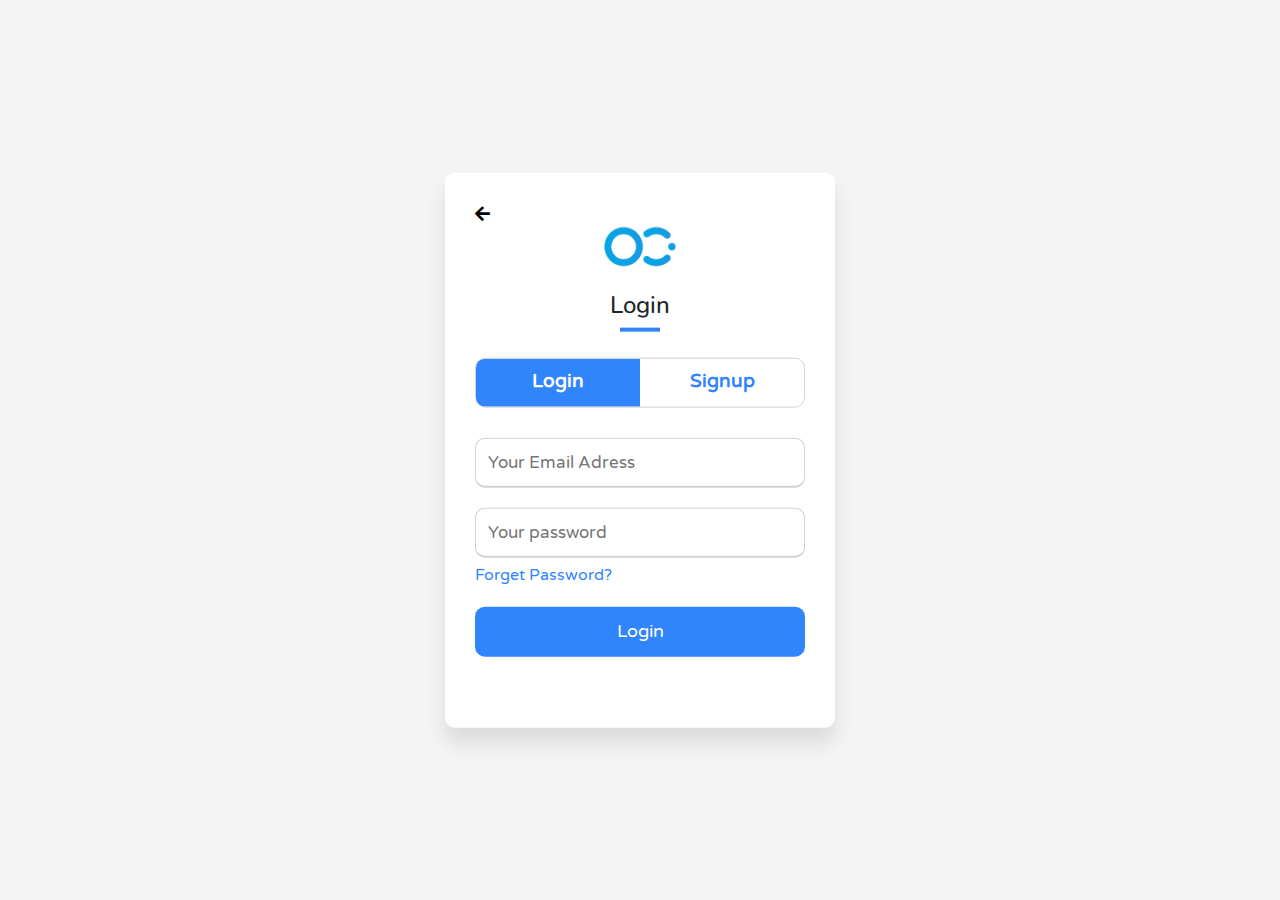
<file: Register.html>
<!DOCTYPE html>
<html lang="en">
<head>
    <meta charset="UTF-8">
    <meta http-equiv="X-UA-Compatible" content="IE=edge">
    <meta name="viewport" content="width=device-width, initial-scale=1.0">
    <title>Login / Register</title>
    <link rel="stylesheet" href="css/all.min.css">
    <link rel="stylesheet" href="css/bootstrap.min.css">
    <link rel="stylesheet" href="css/project.css">
    <link rel="shortcut icon" href="images/Artboard 34.png" type="image/x-icon">
    <link rel="preconnect" href="https://fonts.googleapis.com">
    <link rel="preconnect" href="https://fonts.gstatic.com" crossorigin>
    <link rel="preconnect" href="https://fonts.googleapis.com">
    <link rel="preconnect" href="https://fonts.gstatic.com" crossorigin>
    <link rel="preconnect" href="https://fonts.gstatic.com" crossorigin>
    <link rel="preconnect" href="https://fonts.googleapis.com">
    <link rel="preconnect" href="https://fonts.gstatic.com" crossorigin>
    <link href="https://fonts.googleapis.com/css2?family=Nunito:wght@800&family=Varela+Round&display=swap" rel="stylesheet">

</head>
<body>
    <div class="allRegister">
        <div class="register">
            <div class="return">
                <a href="index.html"><i class="fas fa-arrow-left"></i></a>
            </div>
            <div class="Iconlogo">
                <img src="images/Icon-color.png" alt="">
            </div>
            <div class="title-txt">

                <div class="title login"> <h4>Login</h4></div>
                <div class="title signup"> <h4>Sign Up</h4></div>
            </div>
            <div class="form-container">
                <div class="slide-control">
                    <input type="radio" name="slider" id="login" checked>
                    <input type="radio" name="slider" id="signup">
                    <label for="login" class="slide login"> Login </label>
                    <label for="signup" class="slide signup"> Signup </label>
                    <div class="slide-tab"></div>
                </div>
                <div class="form-inner">
                    <!-- Login -->
                    <form action="#" class="login" id="login"> 
                        <div class="field">
                            <input type="text" placeholder="Your Email Adress" required>
                        </div>

                        <div class="field">
                            <input type="password" placeholder="Your password" required>
                        </div>
                        <div class="passLink">
                            <a href="#">Forget Password?</a>
                        </div>
                        <div class="field">
                            <input type="submit" value="Login" >
                        </div>
                    </form>
                    <!-- Login -->
                    <!-- SignUp -->
                    <form action="#" class="signup" id="signup"> 
                        <div class="field">
                            <input type="text" placeholder="Your Email Adress" required>
                        </div>

                        <div class="field">
                            <input type="password" placeholder="Your password" required>
                        </div>
                        <div class="field">
                            <input type="password" placeholder="Confirm your password" required>
                        </div>

                        <div class="field">
                            <input type="submit" value="Sign Up" >
                        </div>
                    </form>
                    <!-- SignUp -->

                </div>
            </div>

        </div>
    </div>


    <script src="js/RegisterForm.js">


    </script>

</body>
</html>
</file>
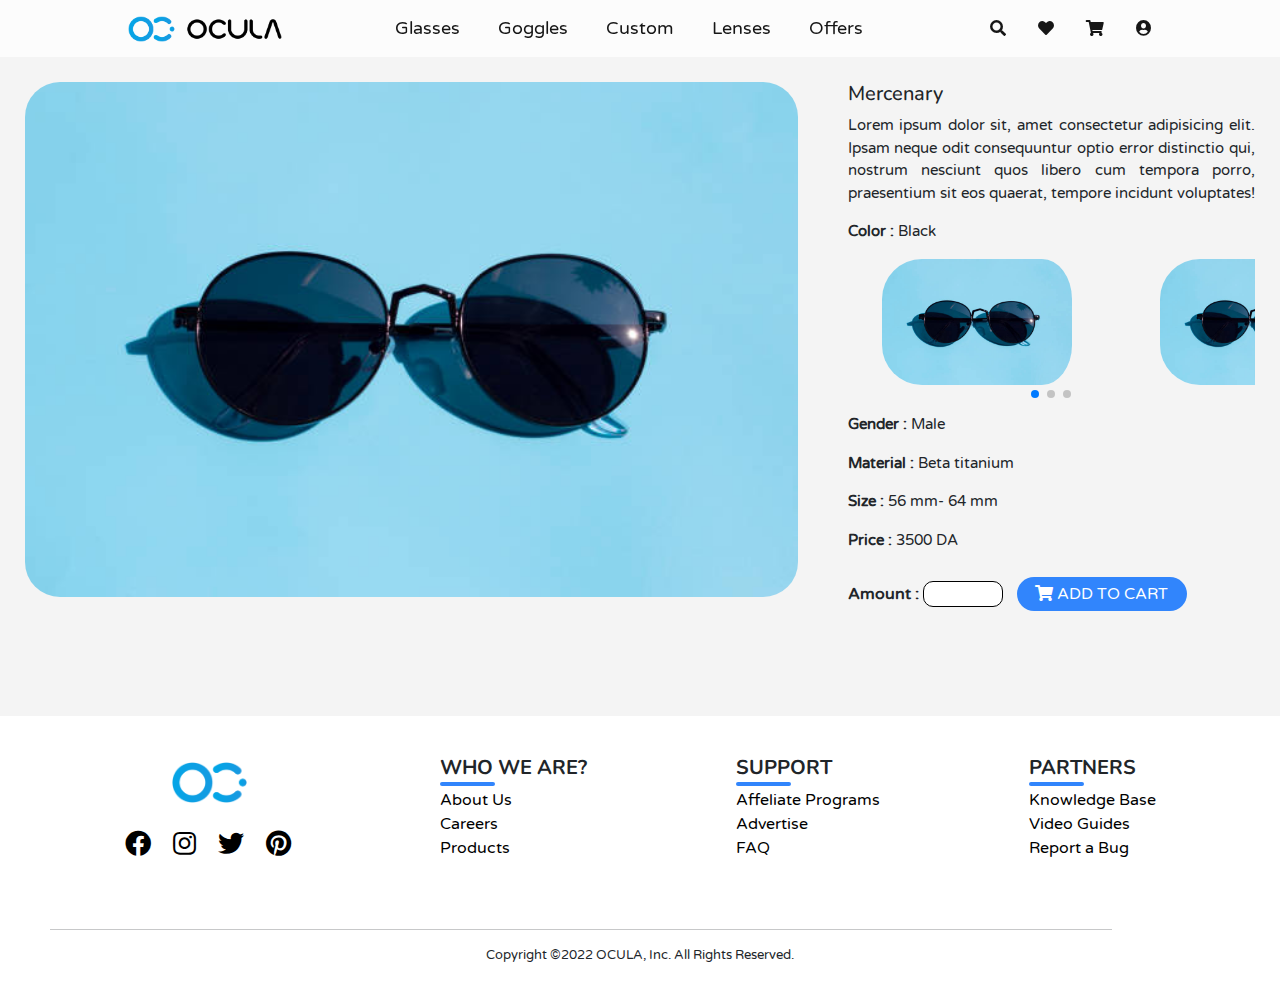
<file: Store-Item.html>
<!DOCTYPE html>
<html lang="en">
    <head>
        <meta charset="UTF-8">
        <meta http-equiv="X-UA-Compatible" content="IE=edge">
        <meta name="viewport" content="width=device-width, initial-scale=1.0">
        <title>Ocula</title>
        <link rel="stylesheet" href="css/all.min.css">
        <link rel="stylesheet" href="css/bootstrap.min.css">
        <link rel="stylesheet" href="css/project.css">
        <link rel="stylesheet" href="https://unpkg.com/swiper/swiper-bundle.min.css"/>
        <link rel="shortcut icon" href="images/Artboard 34.png" type="image/x-icon">
        <link rel="preconnect" href="https://fonts.googleapis.com">
        <link rel="preconnect" href="https://fonts.gstatic.com" crossorigin>
        <link rel="preconnect" href="https://fonts.googleapis.com">
        <link rel="preconnect" href="https://fonts.gstatic.com" crossorigin>
        <link rel="preconnect" href="https://fonts.gstatic.com" crossorigin>
        <link rel="preconnect" href="https://fonts.googleapis.com">
        <link rel="preconnect" href="https://fonts.gstatic.com" crossorigin>
        <link href="https://fonts.googleapis.com/css2?family=Nunito:wght@800&family=Varela+Round&display=swap" rel="stylesheet">
    
    </head>
<body>
<!-- Header -->

<div class="header">

    <!-- Navbar -->

    <div class="navbaar">

        <!-- InnerNavbar -->

        <div class="innernav">
            <div class="iconList">
                <div class="ham">
                    <span></span>
                    <span></span>
                    <span></span>
                  </div>
                <li class="heart-favorite1">
                    <a href="#"><i class="fas fa-heart"></i></a>
                </li>
            </div>

            <div class="logo">
                <a href="index.html"><img src="images/Lockup-color.png" alt=""></a>
            </div>

            <div class="menu">
                <form action="" class="search">
                    
                    <input type="search" name="search" id="search" >
                    <i class="fas fa-search"></i>
                </form>
                <ul>
                    <li>
                        <a href="Stotre-Glasses.html">Glasses</a>
                    </li>
                    <li>
                        <a href="#">Goggles</a>
                    </li>
                    <li>
                        <a href="#custom">Custom</a>
                    </li>
                    <li>
                        <a href="#">Lenses</a>
                    </li>
                    <li>
                        <a href="#">Offers</a>
                    </li>

                </ul>
            </div>

            
            <div class="icons">
            
                <ul>
                    <li>
                        <a href="#"><i class="fas fa-search"></i></a>
                    </li>

                    <li class="heart-favorite">
                        <a href="#"><i class="fas fa-heart"></i></a>
                    </li>
                    
                    <li>
                        <a href="#"><i class="fas fa-shopping-cart"></i></a>
                    </li>
                    
                    <li>
                        <a href="Register.html" id="user" ><i class="fas fa-user-circle"></i></a>
                    </li>
                </ul>

            </div>

        </div>

        <!-- InnerNavbar -->

    </div>
    
    <!-- Navbar -->

</div>
<!-- Header -->


<!-- store -->

<div class="store-item">
    <div class="store-item-pic">
        <img src="images/custom3.jpg" alt="">
    </div>
    <div class="item-info"> 
        <h5>Mercenary</h5>
        <p>Lorem ipsum dolor sit, amet consectetur adipisicing elit. Ipsam neque odit consequuntur optio error distinctio qui, nostrum nesciunt quos libero cum tempora porro, praesentium sit eos quaerat, tempore incidunt voluptates!</p>
        <p><strong>Color : </strong> Black</p>

        
        <div class="swiper mySwiper">

            <div class="swiper-wrapper inner">

                <div class="swiper-slide">
                    <img class="item-color-img" src="images/custom3.jpg" alt="">
                </div>

                <div class="swiper-slide">
                    <img class="item-color-img" src="images/custom3.jpg" alt="">
                </div>

                <div class="swiper-slide">
                    <img class="item-color-img" src="images/custom3.jpg" alt="">
                </div>

            </div>

            <div class="swiper-pagination"></div>

        </div>


        <div class="item-addinfo">
            <p><strong>Gender : </strong> Male</p>
            <p><strong>Material : </strong> Beta titanium</p>
            <p><strong>Size : </strong> 56 mm- 64 mm</p>
            <p><strong>Price : </strong> 3500 DA</p>
        </div>
        <label for="quantity"><strong>Amount :</strong> </label>
        <input type="number" name="quantity" min="0" id="">
        <button><i class="fas fa-shopping-cart"></i> ADD TO CART</button>

    </div>



</div>




<!-- store -->

   
    <!-- Footer -->

    <div class="footer">
        <div class="firstHalf">
            
         <div class="contact">
            <img src="images/Icon-color.png" class="footerLogo" alt="">
            <ul>
                <li>
                    <a href="#"><i class="fab fa-facebook "></i></a>
                </li>
                <li>
                    <a href="#"><i class="fab fa-instagram"></i></a>
                </li>
                <li>
                    <a href="#"><i class="fab fa-twitter"></i></a>
                </li>
                <li>
                    <a href="#"><i class="fab fa-pinterest"></i></a>
                </li>
            </ul>


        </div>

        <div class="footerElement">

            <h4>WHO WE ARE?</h4>
            <ul>
                <li><a href="#">About Us</a></li>
                <li><a href="#">Careers</a></li>
                <li><a href="#">Products</a></li>
            </ul>

        </div>

        <div class="footerElement">

            <h4>SUPPORT</h4>

            <ul>
                <li><a href="#">Affeliate Programs</a></li>
                <li><a href="#">Advertise</a></li>
                <li><a href="#">FAQ</a></li>
            </ul>

        </div>
        <div class="footerElement">

            <H4>PARTNERS</H4>

            <ul>
                <li><a href="#">Knowledge Base</a></li>
                <li><a href="#">Video Guides</a></li>
                <li><a href="#">Report a Bug</a></li>
            </ul>

        </div>
    </div>
            

    <hr>
        
        <p>Copyright ©2022 OCULA, Inc. All Rights Reserved.</p>

    </div>

    <!-- Footer -->

    <script src="https://unpkg.com/swiper/swiper-bundle.min.js"></script>

    <script>
        var swiper = new Swiper(".mySwiper", {
            slidesPerView: 1,
            spaceBetween: 10,
            pagination: {
              el: ".swiper-pagination",
              clickable: true,
            },
            breakpoints: {
              1350: {
              slidesPerView: 2,
              spaceBetween: 10,
              },
              1300: {
                slidesPerView: 1.7,
                spaceBetween: 10,
              },
              1250: {
                slidesPerView: 1.5,
                spaceBetween: 10,
               },
               1200: {
                 slidesPerView: 1.5,
                 spaceBetween: 10,
               },
               1110: {
                 slidesPerView: 1.5,
                 spaceBetween: 10,
               },
               1111: {
                 slidesPerView: 1.5,
                 spaceBetween: 10,
               },
               1008: {
                 slidesPerView: 3,
                 spaceBetween: 10,
               },
               650: {
                 slidesPerView: 3,
                 spaceBetween: 20,
               },
               500: {
                 slidesPerView: 2,
                 spaceBetween: 20,
               },
            },
        });
    </script>

    <script src="js/Store-hamMenu.js"></script>

</body>
</html>
</file>
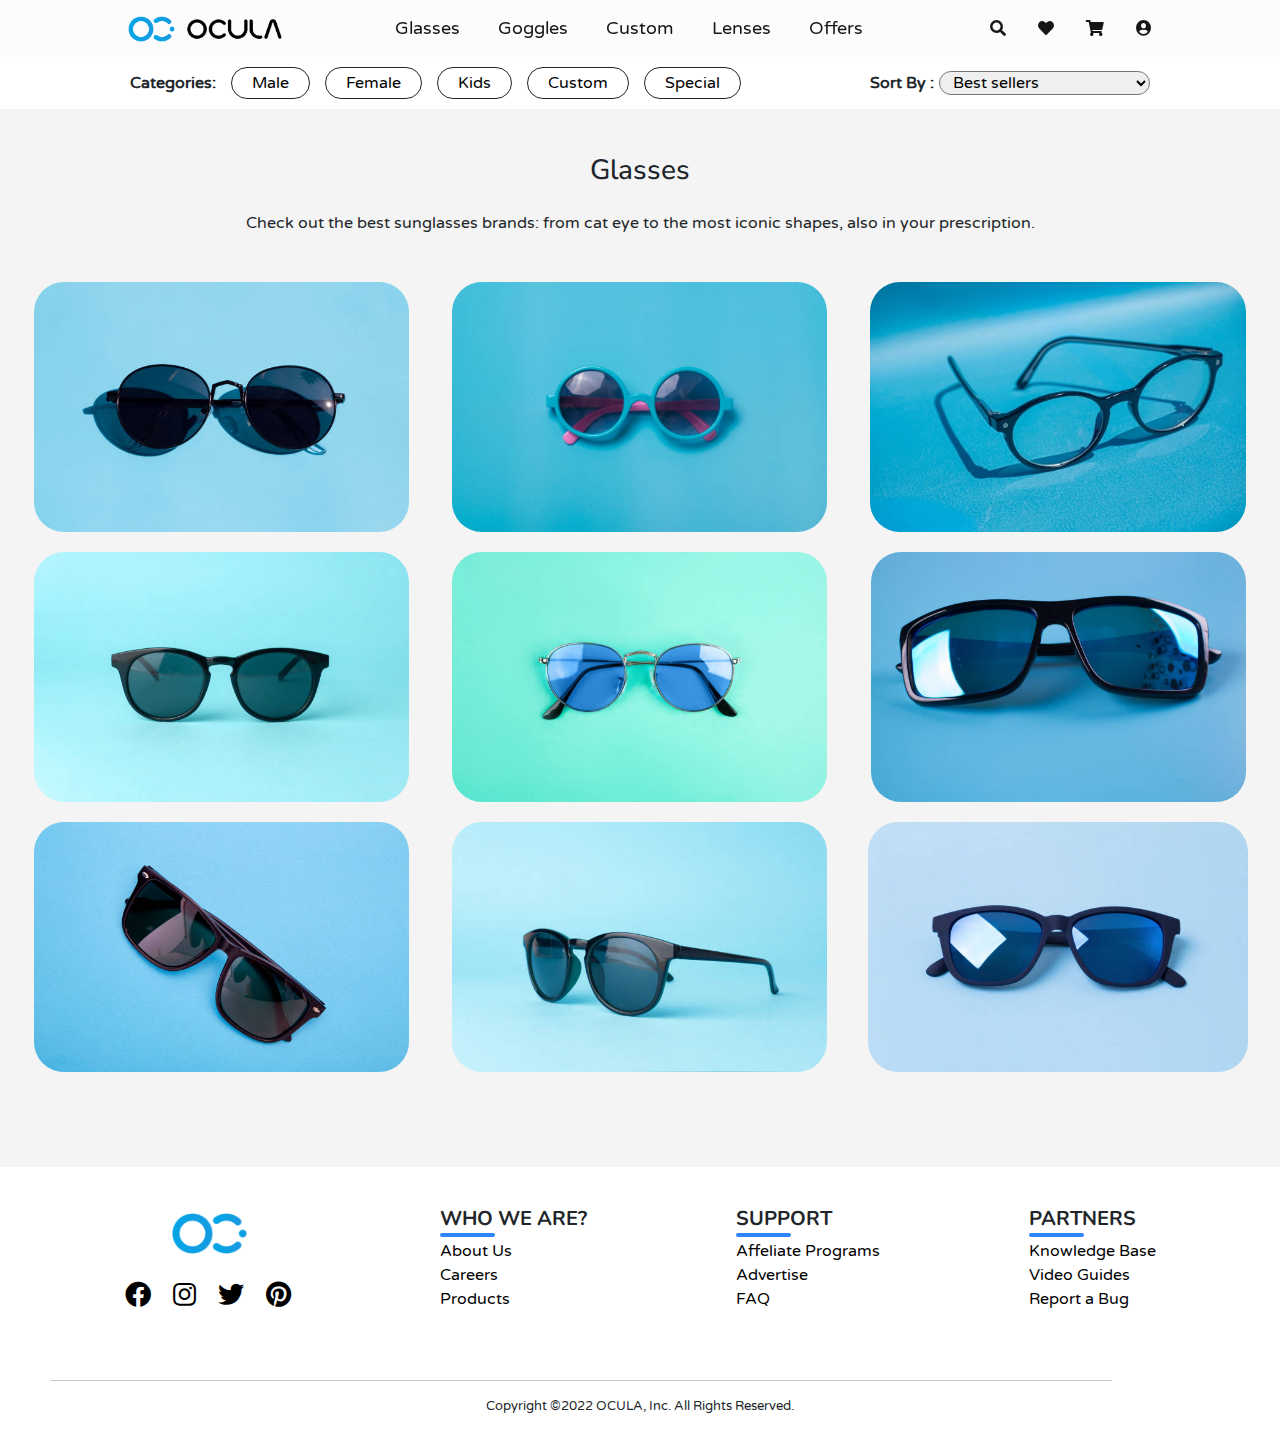
<file: Stotre-Glasses.html>
<!DOCTYPE html>
<html lang="en">
<head>
    <meta charset="UTF-8">
    <meta http-equiv="X-UA-Compatible" content="IE=edge">
    <meta name="viewport" content="width=device-width, initial-scale=1.0">
    <title>Store Glasses</title>
    <link rel="stylesheet" href="css/all.min.css">
    <link rel="stylesheet" href="css/bootstrap.min.css">
    <link rel="stylesheet" href="css/project.css">
    <link rel="shortcut icon" href="images/Artboard 34.png" type="image/x-icon">
    <link rel="preconnect" href="https://fonts.googleapis.com">
    <link rel="preconnect" href="https://fonts.gstatic.com" crossorigin>
    <link rel="preconnect" href="https://fonts.googleapis.com">
    <link rel="preconnect" href="https://fonts.gstatic.com" crossorigin>
    <link rel="preconnect" href="https://fonts.gstatic.com" crossorigin>
    <link rel="preconnect" href="https://fonts.googleapis.com">
    <link rel="preconnect" href="https://fonts.gstatic.com" crossorigin>
    <link href="https://fonts.googleapis.com/css2?family=Nunito:wght@800&family=Varela+Round&display=swap" rel="stylesheet">

</head>
<body>
    <div class="all">
<!-- Header -->

<div class="header">

    <!-- Navbar -->

    <div class="navbaar">

        <!-- InnerNavbar -->

        <div class="innernav">
            <div class="iconList">
                <div class="ham">
                    <span></span>
                    <span></span>
                    <span></span>
                  </div>
                <li class="heart-favorite1">
                    <a href="#"><i class="fas fa-heart"></i></a>
                </li>
            </div>

            <div class="logo">
                <a href="index.html"><img src="images/Lockup-color.png" alt=""></a>
            </div>

            <div class="menu">
                <form action="" class="search">
                    
                    <input type="search" name="search" id="search" >
                    <i class="fas fa-search"></i>
                </form>
                <ul>
                    <li>
                        <a href="Stotre-Glasses.html">Glasses</a>
                    </li>
                    <li>
                        <a href="#">Goggles</a>
                    </li>
                    <li>
                        <a href="#custom">Custom</a>
                    </li>
                    <li>
                        <a href="#">Lenses</a>
                    </li>
                    <li>
                        <a href="#">Offers</a>
                    </li>

                </ul>
            </div>

            
            <div class="icons">
            
                <ul>
                    <li>
                        <a href="#"><i class="fas fa-search"></i></a>
                    </li>

                    <li class="heart-favorite">
                        <a href="#"><i class="fas fa-heart"></i></a>
                    </li>
                    
                    <li>
                        <a href="#"><i class="fas fa-shopping-cart"></i></a>
                    </li>
                    
                    <li>
                        <a href="Register.html" id="user" ><i class="fas fa-user-circle"></i></a>
                    </li>
                </ul>

            </div>

        </div>

        <!-- InnerNavbar -->

    </div>
    
    <!-- Navbar -->

</div>
<!-- Header -->

            <!-- Filters -->

            <div class="filters">
                <div class="filters-container">
                    <div class="catg">
                        <p><strong>Categories: </strong></p>
                        <div class="categories">
                            <div>
                                <a href="">Male</a>
                            </div>
                            <div>
                                <a href="">Female</a>
                            </div>
                            <div>
                                <a href="">Kids</a>
                            </div>
                            <div>
                                <a href="">Custom</a>
                            </div>
                            <div>
                                <a href="">Special</a>
                            </div>
                        </div>
                    </div>
                        <form action="">
                            <label for=""><strong>Sort By :  </strong> </label>

                            <select name="Sort" id="Sort">
                                <option value="Best sellers">Best sellers</option>
                                <option value="New additions">New additions</option>
                                <option value="Price1">Price - from low to high</option>
                                <option value="Price2">Price - from high to low</option>
                            </select>
                        </form>
                </div>
            </div>

            <!-- Filters -->

            <!-- Content -->

            <div class="items">

                <h3>Glasses</h3>

                <p>Check out the best sunglasses brands: from cat eye to the most iconic shapes, also in your prescription. </p>
                <div class="itemsGrid">
                    <a href="Store-Item.html">
                        <div class="gridItem">
                            <img src="images/custom3.jpg" alt="">
                            <div class="itemDesc">
                                <span>Mercenary</span>
                                <span>3000 DA</span>
                            </div>
                        </div>
                    </a>

                    <a href="Store-Item.html">
                        <div class="gridItem">
                            <img src="images/custom13.jpg" alt="">
                            <div class="itemDesc">
                                <span>Mercenary</span>
                                <span>3000 DA</span>
                            </div>
                        </div>
                    </a>

                    <a href="Store-Item.html">

                        <div class="gridItem">
                            <img src="images/custom2.jpg" alt="">
                            <div class="itemDesc">
                                <span>Mercenary</span>
                                <span>3000 DA</span>
                            </div>
                        </div>
                    </a>

                    <a href="Store-Item.html">

                        <div class="gridItem">
                            <img src="images/custom4.jpg" alt="">
                            <div class="itemDesc">
                                <span>Mercenary</span>
                                <span>3000 DA</span>
                            </div>
                        </div>
                    </a>

                    <a href="Store-Item.html">

                        <div class="gridItem">
                            <img src="images/custom5.jpg" alt="">
                            <div class="itemDesc">
                                <span>Mercenary</span>
                                <span>3000 DA</span>
                            </div>
                        </div>
                    </a>

                    <a href="Store-Item.html">

                        <div class="gridItem">
                            <img src="images/custom10.jpg" alt="">
                            <div class="itemDesc">
                                <span>Mercenary</span>
                                <span>3000 DA</span>
                            </div>
                        </div>
                    </a>

                    <a href="Store-Item.html">

                        <div class="gridItem">
                            <img src="images/custom8.jpg" alt="">
                            <div class="itemDesc">
                                <span>Mercenary</span>
                                <span>3000 DA</span>
                            </div>
                        </div>
                    </a>

                    <a href="Store-Item.html">

                        <div class="gridItem">
                            <img src="images/custom121.jpg" alt="">
                            <div class="itemDesc">
                                <span>Mercenary</span>
                                <span>3000 DA</span>
                            </div>
                        </div>
                    </a>

                    <a href="Store-Item.html">

                        <div class="gridItem">
                            <img src="images/custom11.jpg" alt="">
                            <div class="itemDesc">
                                <span>Mercenary</span>
                                <span>3000 DA</span>
                            </div>
                        </div>
                    </a>

 



                </div>
               

            </div>

    <!-- Footer -->

    <div class="footer">
        <div class="firstHalf">
            
         <div class="contact">
            <img src="images/Icon-color.png" class="footerLogo" alt="">
            <ul>
                <li>
                    <a href="#"><i class="fab fa-facebook "></i></a>
                </li>
                <li>
                    <a href="#"><i class="fab fa-instagram"></i></a>
                </li>
                <li>
                    <a href="#"><i class="fab fa-twitter"></i></a>
                </li>
                <li>
                    <a href="#"><i class="fab fa-pinterest"></i></a>
                </li>
            </ul>


        </div>

        <div class="footerElement">

            <h4>WHO WE ARE?</h4>
            <ul>
                <li><a href="#">About Us</a></li>
                <li><a href="#">Careers</a></li>
                <li><a href="#">Products</a></li>
            </ul>

        </div>

        <div class="footerElement">

            <h4>SUPPORT</h4>

            <ul>
                <li><a href="#">Affeliate Programs</a></li>
                <li><a href="#">Advertise</a></li>
                <li><a href="#">FAQ</a></li>
            </ul>

        </div>
        <div class="footerElement">

            <H4>PARTNERS</H4>

            <ul>
                <li><a href="#">Knowledge Base</a></li>
                <li><a href="#">Video Guides</a></li>
                <li><a href="#">Report a Bug</a></li>
            </ul>

        </div>
    </div>
            

    <hr>
        
        <p>Copyright ©2022 OCULA, Inc. All Rights Reserved.</p>

    </div>

    <!-- Footer -->

        </div>    
        <!-- Content -->

        <script src="js/Store-hamMenu.js"></script>
        
</body>
</html>
</file>
<file: css/project.css>
/*--------------------- Html ---------------------*/

* {
  margin: 0%;
  padding: 0%;
}
html {
  scroll-behavior: smooth;
  font-family: varela round;
}

body {
  overflow: overlay;
  background: #f4f4f4;
  font-family: "Varela Round", sans-serif;
}
p {
  margin-bottom: 2rem;
}
h1,
h2,
h3,
h4,
h5,
h6 {
  font-family: "Nunito" !important;
}
::-webkit-scrollbar {
  display: block;
  width: 5px;
}

::-webkit-scrollbar-button {
  display: none;
}

::-webkit-scrollbar-thumb {
  background-color: #009fd6;
  border-radius: 24px;
}

:root {
  --varela-font: "Varela round", sans-serif;
  --button-color: #3185fc;
}
button:hover {
  transform: scale(1.06);
}

/*--------------------- Html ---------------------*/

/*--------------------- Header ---------------------*/

.navbaar {
  padding-bottom: 0 !important;
  padding: 15px 0 !important;
  position: fixed;
  width: 100vw;
  z-index: 2;
  top: 0px;
  background: rgba(255, 255, 255, 0.7);
  backdrop-filter: blur(5px);
}
.search {
  display: none;
}
.innernav {
  width: 80%;
  margin: auto;
  justify-content: space-between;
  display: flex;
  position: relative;
  align-items: center;
}
.ham {
  position: relative;
  height: 16px;
  width: 16px;
  cursor: pointer;
  transform: rotate(0deg);
  transition: 0.5s ease-in-out;
  margin: 0 0 0 15px;
}
.ham span {
  position: absolute;
  height: 3px;
  width: 14px;
  display: block;
  opacity: 1;
  left: 0;
  background-color: black;
  border-radius: 0.5px;
  transform: rotate(0deg);
  transition: 0.25s ease-in-out;
}
.ham span:nth-child(1) {
  top: 0px;
}
.ham span:nth-child(2) {
  top: 6px;
  margin-left: 2px;
}
.ham span:nth-child(3) {
  top: 12px;
}
.ham.open span:nth-child(1) {
  top: 6px;
  transform: rotate(135deg);
}
.ham.open span:nth-child(2) {
  left: -20px;
  opacity: 0;
}
.ham.open span:nth-child(3) {
  top: 6px;
  transform: rotate(-135deg);
}
.iconList {
  display: none;
}
.logo {
  display: flex;
  padding-right: 1.1rem;
}
.logo img {
  height: 26px;
}
.menu ul {
  display: flex;
  padding-left: 0 !important;
}
.menu ul li {
  list-style: none;
  padding: 0 19px;
}
.menu ul li a {
  text-decoration: none;
  color: #161616;
  font-size: 18px;
}
.menu ul li a:hover {
  color: var(--button-color);
}
.active {
  color: #686868 !important;
}
.icons {
  display: flex;
}
ul {
  margin-bottom: 0 !important;
  padding-left: 0rem;
}
.icons ul {
  display: flex;
  margin-bottom: 0 !important;
}
.icons ul li {
  list-style: none;
  padding: 0 0 0 2rem;
}
.icons ul li a {
  text-decoration: none;
  color: #161616;
}
.icons ul li a:hover {
  color: var(--button-color);
}

/*--------------------- Header ---------------------*/

/*--------------------- Container 1 ---------------------*/

.con1 {
  background-image: url("../images/Big image 4.jpg");
  background-size: cover;
  background-repeat: no-repeat;
  background-position: center;
  height: 100vh;
  top: 0;
  display: flex;
  justify-content: center;
}
.text1 {
  color: #000;
  text-align: center;
  top: 186px;
  position: absolute;
}
.text1 h3 {
  font-size: 2.75rem;
}
.text1 p {
  margin: 40px 0 40px 0;
  font-size: 1.2rem;
}
.text1 button {
  width: 125px;
  padding: 5px;
  border-radius: 50px;
  background: var(--button-color);
  border: none;
}

.text1 button a {
  text-decoration: none;
  color: #fff;
}

/* Container 1 */

/* Container 2 */

.con2 {
  text-align: center;
  padding: 95px 0 18px 0;
}
.con2 h3 {
  position: relative;
}
.con2 h3::after {
  content: "";
  background: #3185fc;
  width: 55px;
  height: 4px;
  position: absolute;
  left: 50%;
  bottom: -5px;
  transform: translate(-50%);
  border-radius: 40px;
}

.width {
  width: 91%;
}
.swiper-slide {
  text-align: center;
  font-size: 18px;
}
.margin-bottom {
  margin-top: 10px;
  margin-left: 5px;
  margin-bottom: 55px;
}
.sliderElement {
  margin-right: 30px !important;
}
.img-controller img {
  width: 355px;
  height: 234px;
  border-radius: 40px;
  padding: 0 10px 0 0;
}
.swiper-button-next .swiper-button-prev {
  color: rgb(36, 50, 248) !important;
}

/*--------------------- Container 2 ---------------------*/

/*--------------------- Container 3 ---------------------*/

.con3 {
  width: 90%;
  margin: auto;
  margin-top: 100px;
}

.carousell-slide h3 {
  margin-bottom: 17.5rem;
}
.caption {
  position: absolute;
  color: #000;
  width: 410px;
  height: 100%;
  text-align: left;
}
.caption button {
  width: 105px;
  padding: 5px;
  border-radius: 50px;
  background: var(--button-color);
  border: none;
}
.caption button a {
  text-decoration: none;
  color: #fff;
}
.carousell {
  position: relative;
  width: 100%;
  height: 439px;
  margin: 0 auto;
  margin-bottom: 80px;
}
.carousell-slide {
  position: absolute;
  list-style: none;
  height: 439px;
  width: 100%;
  padding: 60px 50px;
  background-position: center;
  background-size: cover;
  border-radius: 36px;
}
.carousell-track-container {
  position: relative;
  height: 100%;
  overflow: hidden;
}
.carousell-track {
  position: relative;
  height: 100%;
  transition: transform 250ms ease-in;
}
.button-left {
  position: absolute;
  top: 50%;
  transform: translateY(-50%);
  z-index: 1;
  left: -2px;
  cursor: pointer;
}
.button-left img {
  width: 40px;
}
.button-right {
  position: absolute;
  top: 50%;
  transform: translateY(-50%);
  right: -2px;
  cursor: pointer;
}
.button-right img {
  width: 40px;
}
.isHidden {
  display: none;
}
.collections {
  display: flex;
  justify-content: space-between;
  margin: 20px 0 20px 0;
}
.collection {
  background-size: cover;
  width: 49%;
  height: 434px;
  border-radius: 36px;
  position: relative;
}

.text3 {
  position: absolute;
  bottom: 30px;
  left: 5%;
}
.text3 button {
  width: 105px;
  padding: 5px;
  border-radius: 50px;
  background: var(--button-color);
  border: none;
}
.text3 button a {
  text-decoration: none;
  color: #fff;
}

/*--------------------- Container 3 ---------------------*/

/*--------------------- Container 4 ---------------------*/

.con4 {
  margin-top: 70px;
}
.con4 h3 {
  position: relative;
}
.con4 h3::after {
  content: "";
  background: #3185fc;
  width: 65px;
  height: 4px;
  position: absolute;
  left: 50%;
  bottom: -3px;
  transform: translate(-50%);
  border-radius: 40px;
}
.text5 {
  text-align: center;
}
.text5 p {
  margin-bottom: 2rem;
}
.swiper-slide {
  text-align: center;
  display: flex;
  justify-content: center;
}
.itemDetails {
  position: absolute;
  bottom: 11px;
  font-weight: bold;
  display: none;
  cursor: pointer;
}
.swiper-slide img {
  position: relative;
  border-radius: 40px;
  padding: 0 10px 0 0;
  cursor: pointer;
}
.img-controller img:hover {
  transform: scale(1.06);
}
.swiper-slide:hover .itemDetails {
  display: block;
  transition: 0.6s ease-in-out;
}
/*--------------------- Container 4 ---------------------*/

/*--------------------- Shop glasses ---------------------*/

.filters {
  margin: 57px 0 15px 0;
  width: 100%;
  background: #fff;
  padding: 10px;
}
.filters-container {
  display: flex;
  width: 81%;
  justify-content: space-between;
  margin: auto;
}
.filters select {
  border-radius: 22px;
  padding-left: 9px;
}

.filters form {
  align-items: center;
  display: flex;
}
.filters form label {
  margin-right: 5px;
}
.catg {
  display: flex;
  align-items: center;
}
.catg p {
  margin-bottom: 0 !important;
  margin-right: 15px;
}
.categories {
  display: flex;
  gap: 15px;
  align-items: center;
}

.categories div {
  border: 1px solid;
  border-radius: 50px;
  padding: 3px 20px;
  cursor: pointer;
}
.categories div:hover {
  background: #3185fc;
  transition: 0.3s;
  border: 1px solid #3185fc;
}
.categories div:hover a {
  color: #fff;
}
.categories div a {
  text-decoration: none;
  color: black;
}
.items {
  text-align: center;
  clear: both;
  padding: 15px 0px;
  margin-top: 30px;
}
.items p {
  padding: 15px 0px;
}
.itemsGrid {
  display: grid;
  grid-template-columns: 1fr 1fr 1fr;
  width: 90%;
  margin: auto;
  grid-gap: 20px 0;
}
.gridItem {
  position: relative;
}
.gridItem img {
  height: 250px;
  border-radius: 30px;
}
.itemDesc {
  position: absolute;
  bottom: 8px;
  left: 50%;
  transform: translate(-50%);
  font-weight: bold;
  display: none;
  color: #000;
}
.gridItem:hover {
  transform: scale(1.05);
}
.gridItem:hover .itemDesc {
  display: block;
  transition: 0.4s ease-in;
}

/*--------------------- Shop glasses ---------------------*/

/*--------------------- Container 5 ---------------------*/

.con5 {
  display: flex;
  width: 90%;
  margin: auto;
  justify-content: space-between;
  flex-wrap: wrap;
  margin-top: 165px;
}
.frame {
  width: 32%;
  height: 439px;
  text-align: center;
  border-radius: 36px;
  padding-top: 40px;
  background-repeat: no-repeat;
  background-size: cover;
  background-position: center;
}
.frame button {
  width: 105px;
  padding: 5px;
  border-radius: 50px;
  background: var(--button-color);
  border: none;
  color: #fff;
}
.frame p {
  margin-bottom: 15rem;
}

.frame:last-child button {
  width: 170px;
}

/*--------------------- Container 5 ---------------------*/

/*--------------------- Container 6 ---------------------*/

.cards {
  width: 90%;
  margin: auto;
  text-align: center;
  margin-top: 70px;
}
.cards h3 {
  margin: 0 0 40px 0;
  font-weight: 700;
}

.cardsgrid {
  width: 100%;
  display: flex;
  flex-wrap: wrap;
}
.services {
  box-shadow: rgba(149, 157, 165, 0.2) 0px 8px 24px;
  border-radius: 20px;
  width: 30%;
  margin: auto;
  background: #fff;
}
.cardLink {
  background: var(--button-color);
  width: 100%;
  padding: 8px;
  border-radius: 0 0 20px 20px;
}
.cardLink:hover {
  background: #fff;
  transition: 0.2s ease;
}
.cardLink:hover a {
  color: var(--button-color);
}
.cardLink a {
  color: #fff;
  text-decoration: none;
}

.services h4 {
  font-size: 18px;
  margin: 18px 0 25px 0;
}
.cardText {
  padding: 17px;
}
.services button {
  width: 90px;
  padding: 5px;
  border-radius: 50px;
  background: var(--button-color);
  border: none;
  margin-left: 15px;
  color: #fff;
}
.services:hover {
  transform: scale(1.05);
  transition: 0.3s;
  box-shadow: 4px 1px 12px -1px rgba(0, 0, 0, 0.2);
  cursor: pointer;
}

/*--------------------- Container 6 ---------------------*/

/*--------------------- Footer ---------------------*/

.footer {
  margin: 80px 0 0 0;
  padding: 40px 50px 20px 50px;
  background: #fff;
}
.firstHalf {
  display: flex;
  width: 100%;
  margin: auto;
  justify-content: space-around;
  margin-bottom: 65px;
}
.firstHalf h4 {
  font-size: 20px;
  font-weight: 700;
  position: relative;
}

.firstHalf h4::after {
  content: "";
  background: #3185fc;
  width: 55px;
  height: 4px;
  position: absolute;
  left: 0%;
  bottom: -6px;
  border-radius: 40px;
}
.footerLogo {
  width: 75px;
  margin: 6px 0 22px 47px;
}
.contact ul {
  list-style: none;
  display: flex;
  gap: 22px;
  padding-left: 0 !important;
}
.contact ul li a {
  color: #000;
  font-size: 26px;
}

.contact ul li a:hover {
  color: var(--button-color);
}

.footerElement ul {
  list-style: none;
  padding-left: 0 !important;
}
.footerElement ul li a {
  color: #000;
  text-decoration: none;
}
.footerElement ul li a:hover {
  color: var(--button-color);
}
.footer hr {
  width: 90%;
}
.footer p {
  font-size: 13px;
  text-align: center;
  margin-bottom: 0 !important;
}

/*--------------------- Footer ---------------------*/

/* Register */
.allRegister {
  display: grid;
  height: 100%;
  place-items: center;
  background: #f2f2f2;
}
.register {
  max-width: 390px;
  background: #fff;
  box-shadow: 0 15px 20px rgba(0, 0, 0, 0.1);
  padding: 30px;
  border-radius: 10px;
  overflow: hidden;
  position: absolute;
  top: 50%;
  transform: translateY(-50%);
}
.return a i {
  font-size: 17px;
  color: #000;
}
.return a i:hover {
  color: #3185fc;
}

.register .Iconlogo img {
  width: 22%;
  margin: auto;
  display: flex;
  margin-bottom: 24px;
}
.register .title-txt {
  display: flex;
  width: 200%;
}

.register .title-txt .title {
  width: 50%;
  font-size: 22px;
  font-weight: bold;
  text-align: center;
  transition: all 0.6s cubic-bezier(0.3, 0.55, 0.265, 1.55);
  position: relative;
}
.register .title-txt .title::after {
  content: "";
  position: absolute;
  height: 4px;
  width: 40px;
  background: #3185fc;
  top: 37px;
  left: 50%;
  transform: translateX(-50%);
}
.register .form-container {
  width: 100%;
  overflow: hidden;
}
.form-container .slide-control {
  position: relative;
  display: flex;
  height: 50px;
  width: 100%;
  margin: 30px 0 10px 0;
  justify-content: space-around;
  border: 1px solid lightgray;
  border-radius: 10px;
  overflow: hidden;
}
.slide-control .slide {
  height: 100%;
  width: 100%;
  text-align: center;
  z-index: 1;
  color: #fff;
  font-size: 19px;
  font-weight: 700;
  line-height: 45px;
  cursor: pointer;
  transition: all 0.6s ease;
}
.slide-control .signup {
  color: #3185fc;
}
.slide-control .slide-tab {
  position: absolute;
  height: 100%;
  width: 50%;
  left: 0%;
  z-index: 0;
  background: #3185fc;
  transition: all 0.6s cubic-bezier(0.3, 0.55, 0.265, 1.55);
}
input[type="radio"] {
  display: none;
}
#signup:checked ~ .slide-tab {
  left: 50%;
}
#signup:checked ~ .signup {
  color: #fff;
}
#signup:checked ~ .login {
  color: #3185fc;
}

.form-container .form-inner {
  display: flex;
  width: 200%;
}
.form-container .form-inner form {
  width: 50%;
  transition: all 0.6s cubic-bezier(0.3, 0.55, 0.265, 1.55);
}
.form-container .form-inner form .field {
  height: 50px;
  width: 100%;
  margin-top: 20px;
}
.form-inner form .field input {
  height: 100%;
  width: 100%;
  outline: none;
  border: 1px solid lightgray;
  border-bottom-width: 2px;
  border-radius: 10px;
  padding-left: 12px;
  font-size: 17px;
  transition: all 0.4s ease;
}
.form-inner form .field input:focus {
  border-color: #3185fc;
}
.form-inner form .passLink {
  margin-top: 5px;
}
.form-inner form .signupLink {
  text-align: center;
  margin-top: 20px;
  font-size: 16px;
}
.form-inner form .loginLink {
  text-align: center;
  margin-top: 20px;
  font-size: 16px;
}
.form-inner form .loginLink a {
  color: #3185fc;
  text-decoration: none;
}
.form-inner form .loginLink a:hover {
  text-decoration: underline;
}
.form-inner form .passLink a,
.form-inner form .signupLink a {
  color: #3185fc;
  text-decoration: none;
}
.form-inner form .passLink a:hover,
.form-inner form .signupLink a:hover {
  text-decoration: underline;
}
.form-inner form .field input[type="submit"] {
  background: #3185fc;
  color: #fff;
  font-size: 18px;
  padding-left: 0%;
  border: none;
  cursor: pointer;
}

/* Register */
/* Store-Item */
.store-item {
  display: flex;
  margin-top: 57px;
}
.store-item-pic {
  padding: 25px;
}
.store-item-pic img {
  height: 529px;
  border-radius: 35px;
}
.item-info {
  padding: 25px;
  overflow: hidden;
}
.item-info p {
  text-align: justify;
  margin-bottom: 1rem;
}
.item-info input {
  width: 80px;
  padding-left: 15px;
  border-radius: 10px;
  border: 1px solid;
}
.item-info button {
  width: 170px;
  padding: 5px;
  border-radius: 50px;
  background: var(--button-color);
  border: none;
  color: #fff;
  margin-left: 10px;
  margin-top: 10px;
}

.item-colors-inner {
  display: flex;
  gap: 15px;
  padding: 10px 0;
}
.inner {
  display: flex;
  margin-bottom: 28px;
}
.inner::-webkit-scrollbar {
  display: none;
}
.item-color-img {
  width: 200px;
  border-radius: 20px;
}

/*--------------------- Media 1156px ---------------------*/

@media screen and (max-width: 1280px) {
  .itemsGrid {
    width: 98%;
  }
  .store-item-pic img {
    height: 515px;
    border-radius: 35px;
  }
  .item-info p {
    font-size: 15px;
  }
}
@media screen and (max-width: 1211px) {
  .store-item-pic img {
    height: 500px;
    border-radius: 35px;
  }
}
@media screen and (max-width: 1190px) {
  .sliderElement {
    margin-right: 27px !important;
  }
  .store-item-pic img {
    height: 480px;
    border-radius: 35px;
  }
}
@media screen and (max-width: 1177px) {
  .itemsGrid {
    width: 100%;
  }
  .gridItem:hover {
    transform: scale(1.02);
  }
}
@media screen and (max-width: 1165px) {
  .categories {
    width: 55%;
    overflow: hidden;
    box-shadow: -6px 0 5px -5px inset #333;
  }
  .item-info p {
    margin-bottom: 8px !important;
  }
  .item-info input {
    width: 60px;
  }
}
@media screen and (max-width: 1156px) {
  .icons ul li {
    padding: 0 0 0 1.5rem;
  }
  .frame {
    width: 48.5%;
    margin-bottom: 27px;
  }
  .collection {
    background-position: center;
  }
  .itemsGrid {
    grid-template-columns: 1fr 1fr;
    grid-gap: 35px 0;
  }
  .store-item-pic img {
    height: 470px;
  }
  .gridItem img {
    height: 340px;
  }
  .item-info p {
    margin-bottom: 7px !important;
  }
}
@media screen and (max-width: 1140px) {
  .store-item-pic img {
    height: 470px;
  }
}
@media screen and (max-width: 1124px) {
  .filters-container {
    width: 85%;
  }
  .categories {
    gap: 10px;
  }
  .store-item-pic img {
    height: 410px;
  }
}
@media screen and (max-width: 1110px) {
  .store-item {
    flex-direction: column;
  }
  .store-item-pic img {
    position: relative;
    left: 50%;
    transform: translate(-50%);
  }
}
@media screen and (max-width: 1050px) {
  .filters-container form select {
    width: 150px;
  }
  .gridItem img {
    height: 315px;
  }
}

/*--------------------- Media 1156px ---------------------*/

/* Media 1000px */

@media screen and (max-width: 1000px) {
  .logo {
    padding-right: 2rem;
  }
  .logo img {
    height: 24px;
    padding-right: 0.4rem;
  }
  .menu ul li {
    padding: 0 7px;
  }
  ul {
    margin-bottom: 0 !important;
    padding-left: 0rem !important;
  }
  .icons ul li {
    list-style: none;
    padding: 0 0 0 1.4rem;
  }
  .cardsgrid {
    justify-content: center;
  }
  .services {
    width: 45%;
    gap: 10px;
    margin-bottom: 30px;
    box-shadow: rgba(149, 157, 165, 0.2) 0px 5px 24px;
  }
}

@media screen and (max-width: 975px) {
  .filters-container {
    width: 88%;
  }
  .categories {
    width: 60%;
  }
  .gridItem img {
    height: 300px;
  }
}
@media screen and (max-width: 950px) {
  .swiper-slide {
    margin-left: 0px !important;
  }
}

@media screen and (max-width: 945px) {
  .filters-container {
    width: 92%;
  }
}
@media screen and (max-width: 930px) {
  .gridItem img {
    height: 290px;
  }
}
/*--------------------- Media 1000px ---------------------*/

/*--------------------- Media 908px ---------------------*/

@media screen and (max-width: 908px) {
  .frame {
    width: 100%;
    margin-bottom: 27px;
  }
  .filters-container {
    width: 95%;
  }
  .gridItem img {
    height: 280px;
  }
}
@media screen and (max-width: 875px) {
  .filters-container {
    width: 98%;
  }
  .gridItem img {
    height: 270px;
  }
}

/*--------------------- Media 908px ---------------------*/

/*--------------------- Media 865px ---------------------*/

@media screen and (max-width: 865px) {
  .innernav {
    width: 100%;
  }
  #list {
    margin: 0 0 0 15px;
  }
  .iconList {
    cursor: pointer;
    display: flex;
    align-items: inherit;
    padding-right: 5rem;
  }
  .logo {
    padding-right: 2rem;
  }
  #user {
    margin: 0 15px 0 0;
  }
  .heart-favorite {
    display: none;
  }
  .heart-favorite1 {
    display: inline-block;
    padding-left: 1.6rem;
  }
  .heart-favorite1 a {
    color: #000;
  }
  .heart-favorite1 a:hover {
    color: var(--button-color);
  }
  .menu {
    width: 100%;
    text-align: center;
    position: absolute;
    background: #ffffff;
    z-index: 99;
    display: block;
    top: 34px;
    left: -900px;
    border-top: 1px solid;
    transition: 0.3s;
  }
  .menu ul {
    display: flex;
    padding-left: 0 !important;
    flex-direction: column;
    width: 100%;
    margin-bottom: 0 !important;
    text-align: center;
  }
  .menu ul li {
    list-style: none;
    padding: 9px 0px;
    border-bottom: 1px solid #42424240;
  }
  .menu ul li a:hover {
    color: var(--button-color);
  }
  .search {
    display: block;
    margin: auto;
    border-bottom: 1px solid #42424240;
    margin-left: 20px;
  }
  .search input {
    border-radius: 40px;
    text-align: center;
    border: none;
    outline: none;
    width: 45%;
    font-size: 18px;
    padding: 2px;
    margin: 13px 0;
    background: #a3a3a36e;
  }
  .search input:focus {
    width: 300px;
    border: none;
    outline: none;
  }
  .icons ul li {
    padding-left: 2rem;
  }
  .icons ul li:first-child {
    display: none;
  }
  ul {
    padding-left: 1rem !important;
  }
  .icons form {
    display: none;
  }

  .collections {
    flex-direction: column;
  }
  .collection {
    width: 100%;
    margin: 0 0 18px 0;
  }
  .carousell-slide {
    padding: 75px 0 0 0;
    display: flex;
    justify-content: center;
  }
  .caption {
    text-align: center;
  }
  .caption h3 {
    margin-bottom: 235px;
  }
  .caption p {
    margin-bottom: 10px !important;
  }
  .filters-container {
    flex-direction: column;
    justify-content: center;
  }
  .filters-container form {
    margin-top: 15px;
  }
  .categories {
    box-shadow: -6px 0 5px -5px inset transparent;
  }
  .gridItem img {
    height: 260px;
  }
}
@media screen and (max-width: 845px) {
  .categories {
    box-shadow: -6px 0 5px -5px inset #333;
  }
}
@media screen and (max-width: 835px) {
  .itemsGrid {
    grid-template-columns: 1fr;
    grid-gap: 35px 0;
  }
  .gridItem img {
    height: 300px;
  }
}
@media screen and (max-width: 776px) {
  .gridItem img {
    height: 300px;
  }
}
@media screen and (max-width: 750px) {
  .gridItem img {
    height: 305px;
  }
}
/*--------------------- Media 865px ---------------------*/

/*--------------------- Media 713px ---------------------*/

@media screen and (max-width: 713px) {
  .firstHalf {
    flex-direction: column;
    justify-content: center;
    text-align: center;
  }
  .firstHalf h4 {
    font-size: 24px;
  }
  .firstHalf h4::after {
    content: "";
    background: #3185fc;
    width: 65px;
    height: 4px;
    position: absolute;
    left: 50%;
    bottom: -3px;
    transform: translate(-50%);
    border-radius: 40px;
  }
  .cardsgrid {
    flex-direction: column;
  }
  .services {
    width: 100%;
  }
  .contact {
    line-height: 20px;
  }
  .footerLogo {
    margin: 22px 0 18px 0;
  }
  .contact ul {
    margin: auto;
    width: 42%;
    display: flex;
    justify-content: space-around;
  }
  .footerElement {
    margin: 40px 0 0 0;
  }
  .gridItem img {
    height: 300px;
  }
  .store-item-pic img {
    width: 100%;
    height: 410px;
  }
}

/*--------------------- Media 713px ---------------------*/

/*--------------------- Media 500px ---------------------*/
@media screen and (max-width: 550px) {
  .store-item-pic img {
    height: 390px;
  }
}
@media screen and (max-width: 500px) {
  .innernav {
    width: 100%;
  }
  .iconList {
    padding-right: 1.5rem;
  }
  .iconList i {
    display: inline-block;
  }
  .logo {
    padding: 0 5px 0 50px;
  }
  .logo img {
    height: 19px;
  }
  .menu ul {
    display: flex;
    padding-left: 0 !important;
    flex-direction: column;
    width: 100%;
    margin-bottom: 0 !important;
    text-align: center;
  }
  .icons ul li {
    padding-left: 2rem;
  }
  ul {
    padding-left: 1rem !important;
  }
  .collections {
    flex-direction: column;
  }
  .collection {
    width: 100%;
    background-position: center;
    margin-bottom: 18px;
  }
  .heart-favorite {
    display: none;
  }
  .heart-favorite1 {
    display: inline-block;
    padding-left: 1.6rem;
  }
  .heart-favorite1 a {
    color: #000;
  }
  .heart-favorite1 a:hover {
    color: var(--button-color);
  }
  .text1 {
    position: absolute;
    text-align: center;
  }
  .text1 p {
    margin: 23px 0;
  }
  .con5 {
    flex-direction: column;
  }
  .frame {
    width: 100%;
    background-position: center;
    margin-bottom: 18px;
  }
  .contact {
    line-height: 20px;
  }
  .footerLogo {
    margin: 22px 0 18px 0;
  }
  .contact ul {
    margin: auto;
    width: 42%;
  }

  .firstHalf {
    flex-direction: column;
    justify-content: center;
    text-align: center;
  }
  .firstHalf h4 {
    font-size: 24px;
  }
  .footerElement {
    margin: 40px 0 0 0;
  }
  .categories {
    width: 70%;
  }
  .gridItem img {
    height: 250px;
  }
  .store-item-pic img {
    height: 350px;
  }
}

/* Media 500px */
@media screen and (max-width: 400px) {
  .catg p {
    margin-right: 8px !important;
  }
  .gridItem img {
    height: 230px;
  }
  p {
    font-size: 20px;
  }
  .store-item-pic img {
    height: 300px;
  }
}
/* Media 351px */

@media screen and (max-width: 380px) {
  .iconList {
    padding-right: 1rem;
  }
  .icons ul li {
    padding-left: 1.5rem;
  }
  .heart-favorite1 {
    padding-left: 1rem;
  }
  .gridItem img {
    height: 210px;
  }
  .img-controller {
    margin-left: 6px !important;
  }
}
@media screen and (max-width: 368px) {
  .item-info button {
    margin: 20px 0 0 20%;
  }
}
@media screen and (max-width: 350px) {
  .iconList {
    padding-right: 0.5rem;
  }
  .logo {
    padding: 0 0px 0 40px;
  }
  .icons ul li {
    padding-left: 1rem;
  }
  .gridItem img {
    height: 190px;
  }
  .store-item-pic img {
    height: 280px;
  }
}
@media screen and (max-width: 300px) {
  .catg p {
    margin-right: 0px !important;
  }
  .gridItem img {
    height: 170px;
  }
  .store-item-pic img {
    height: 250px;
  }
}

/* Media 351px */
</file>
